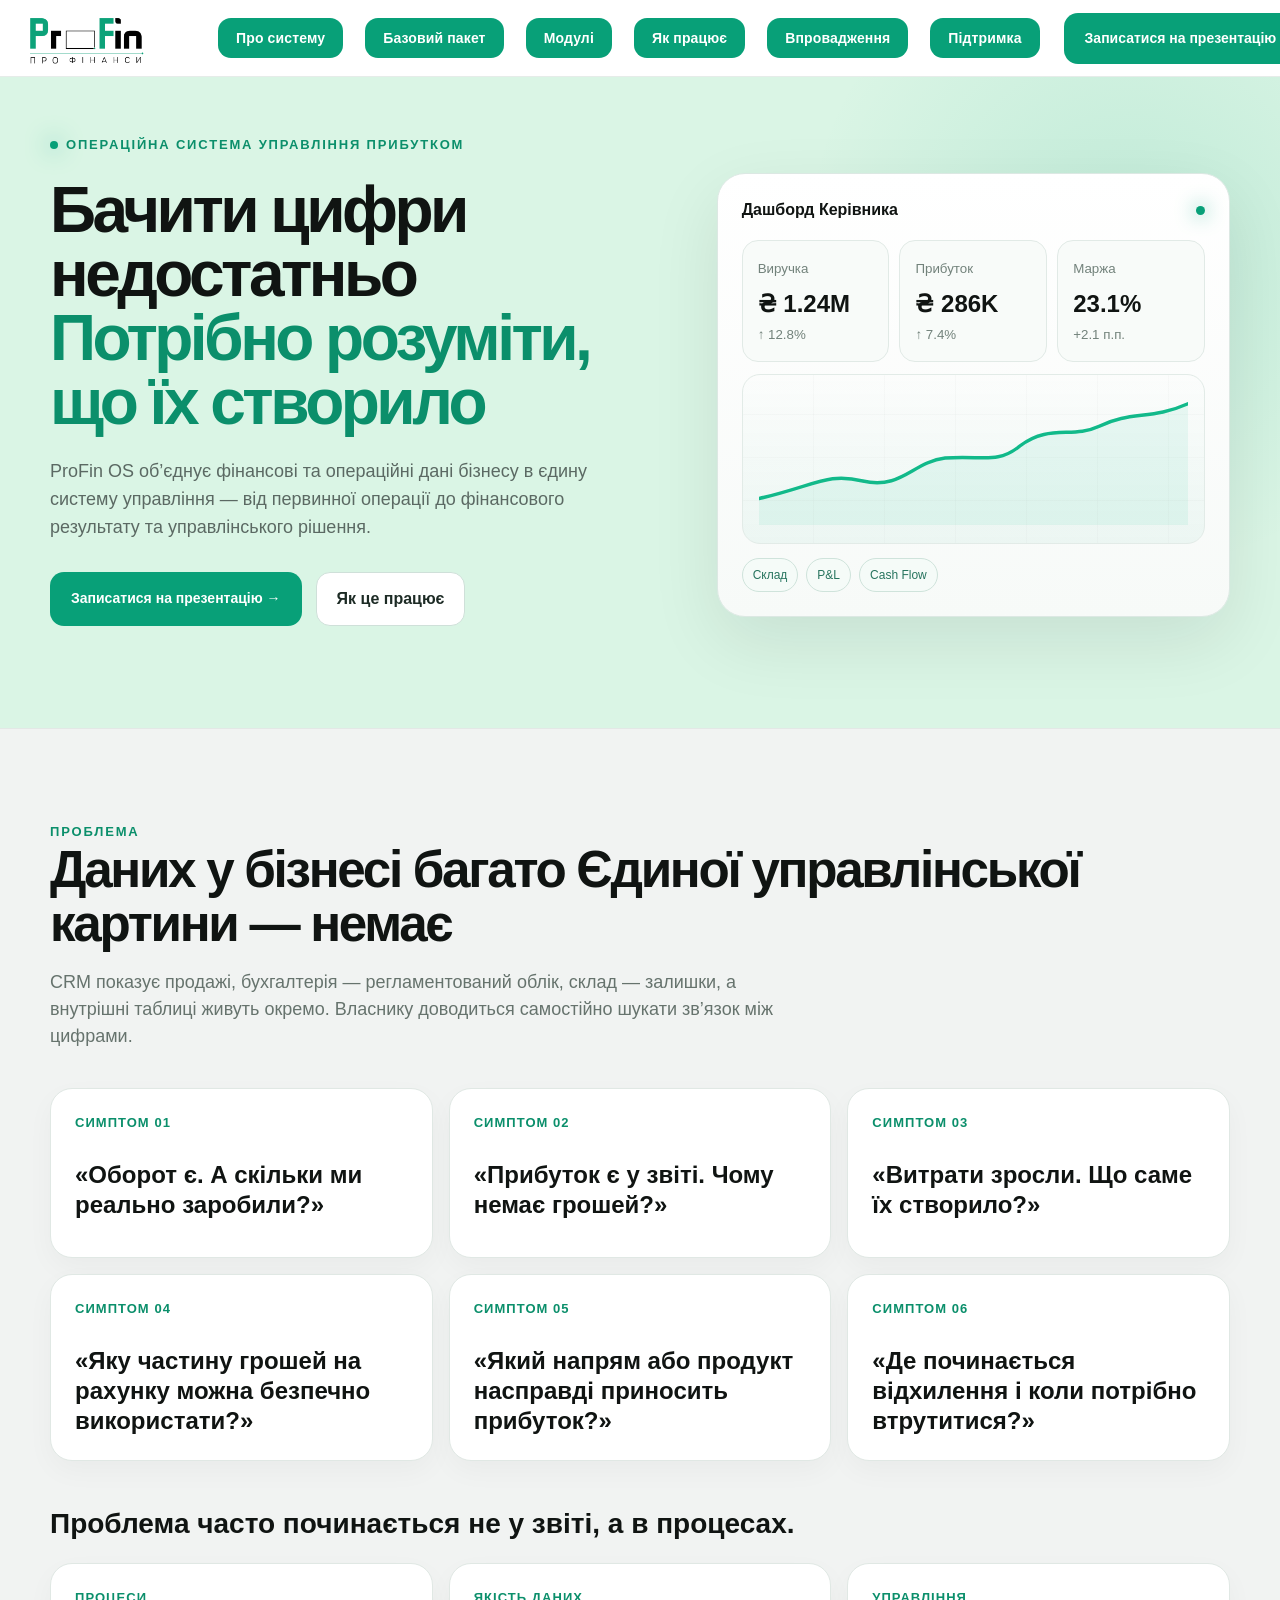
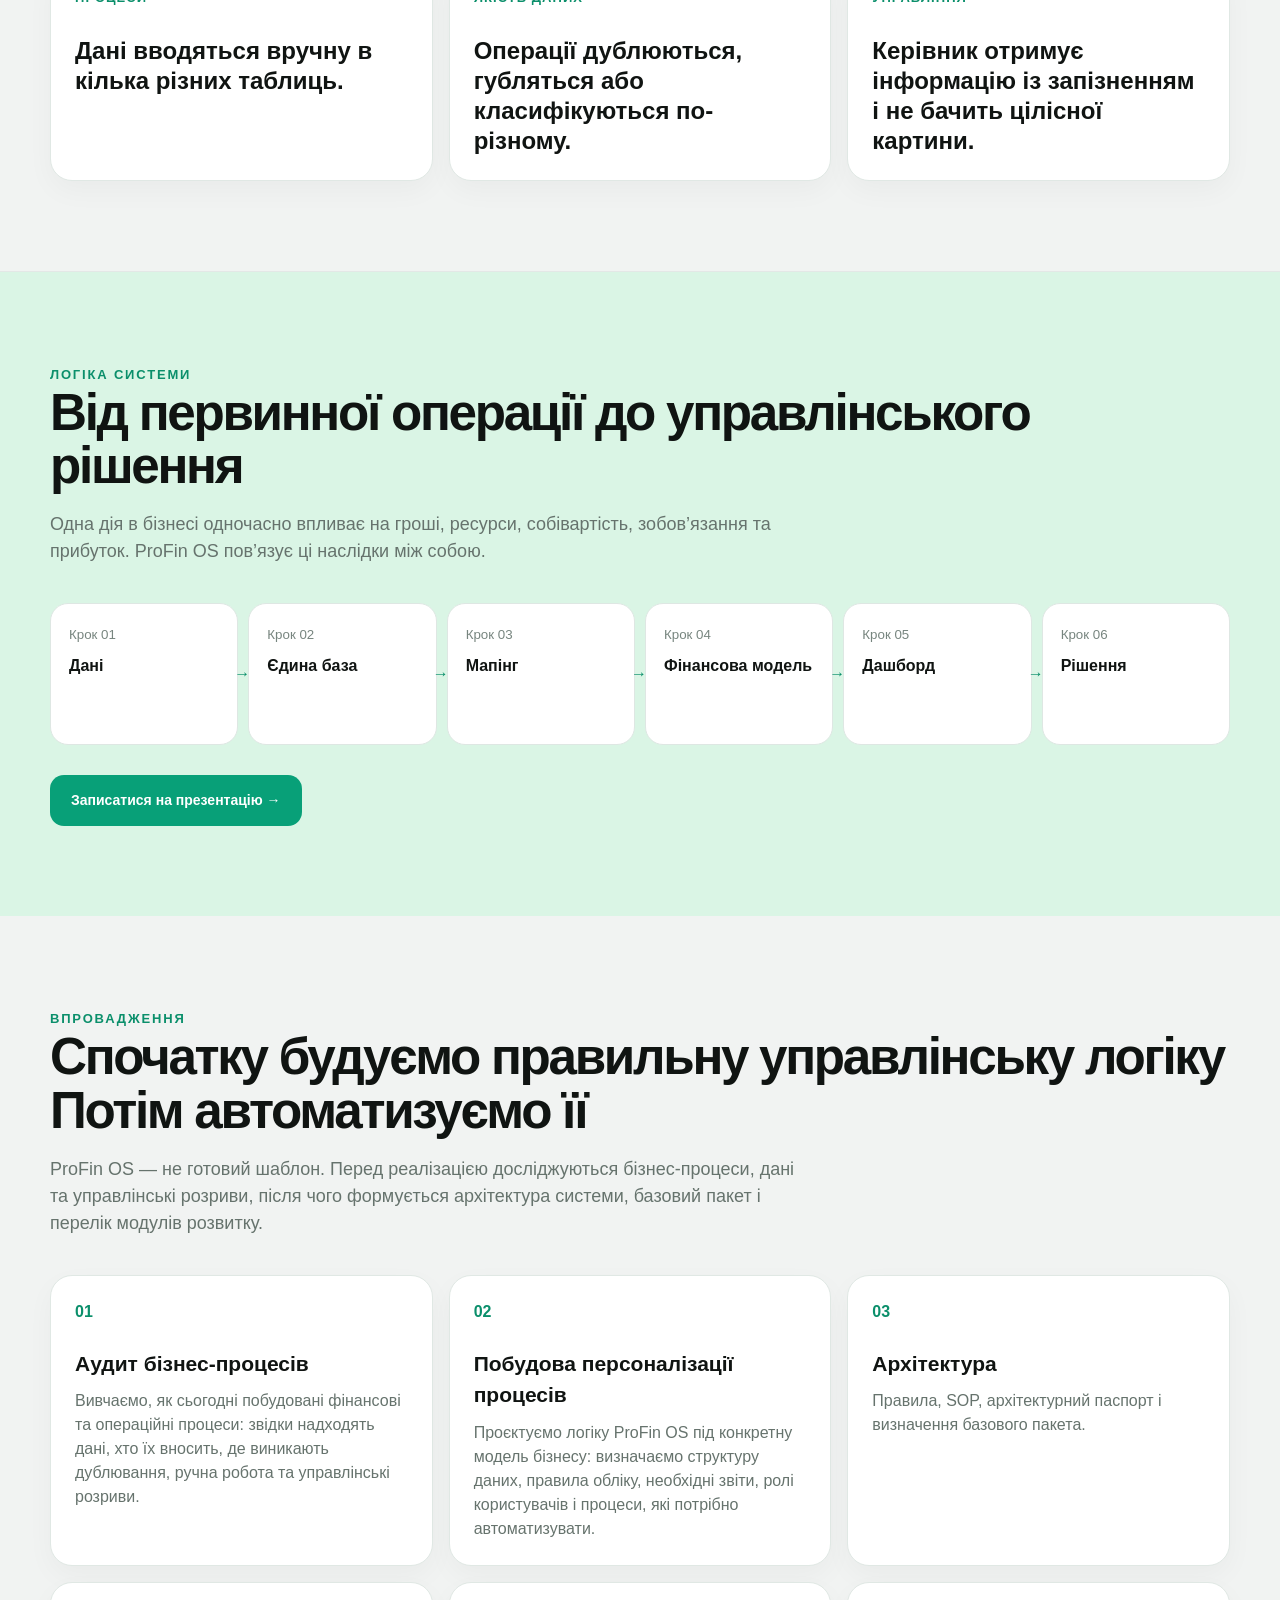
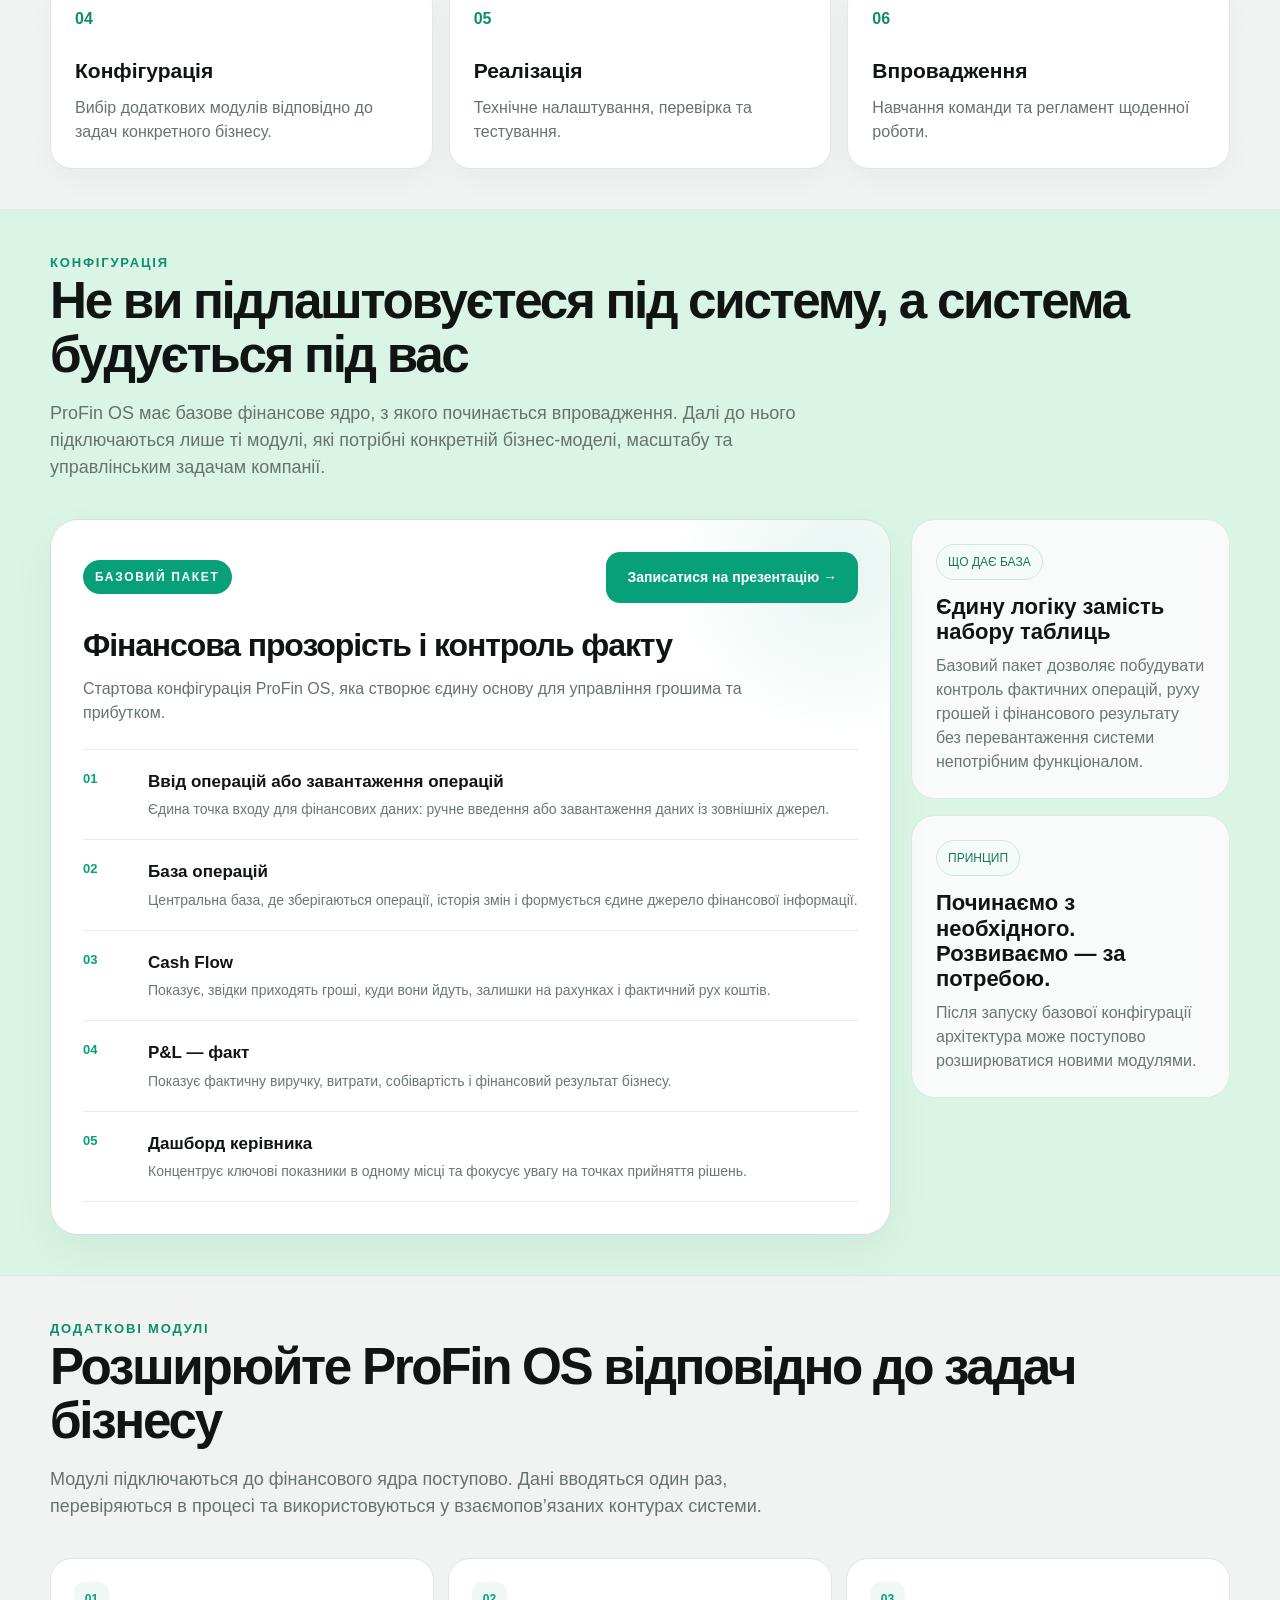
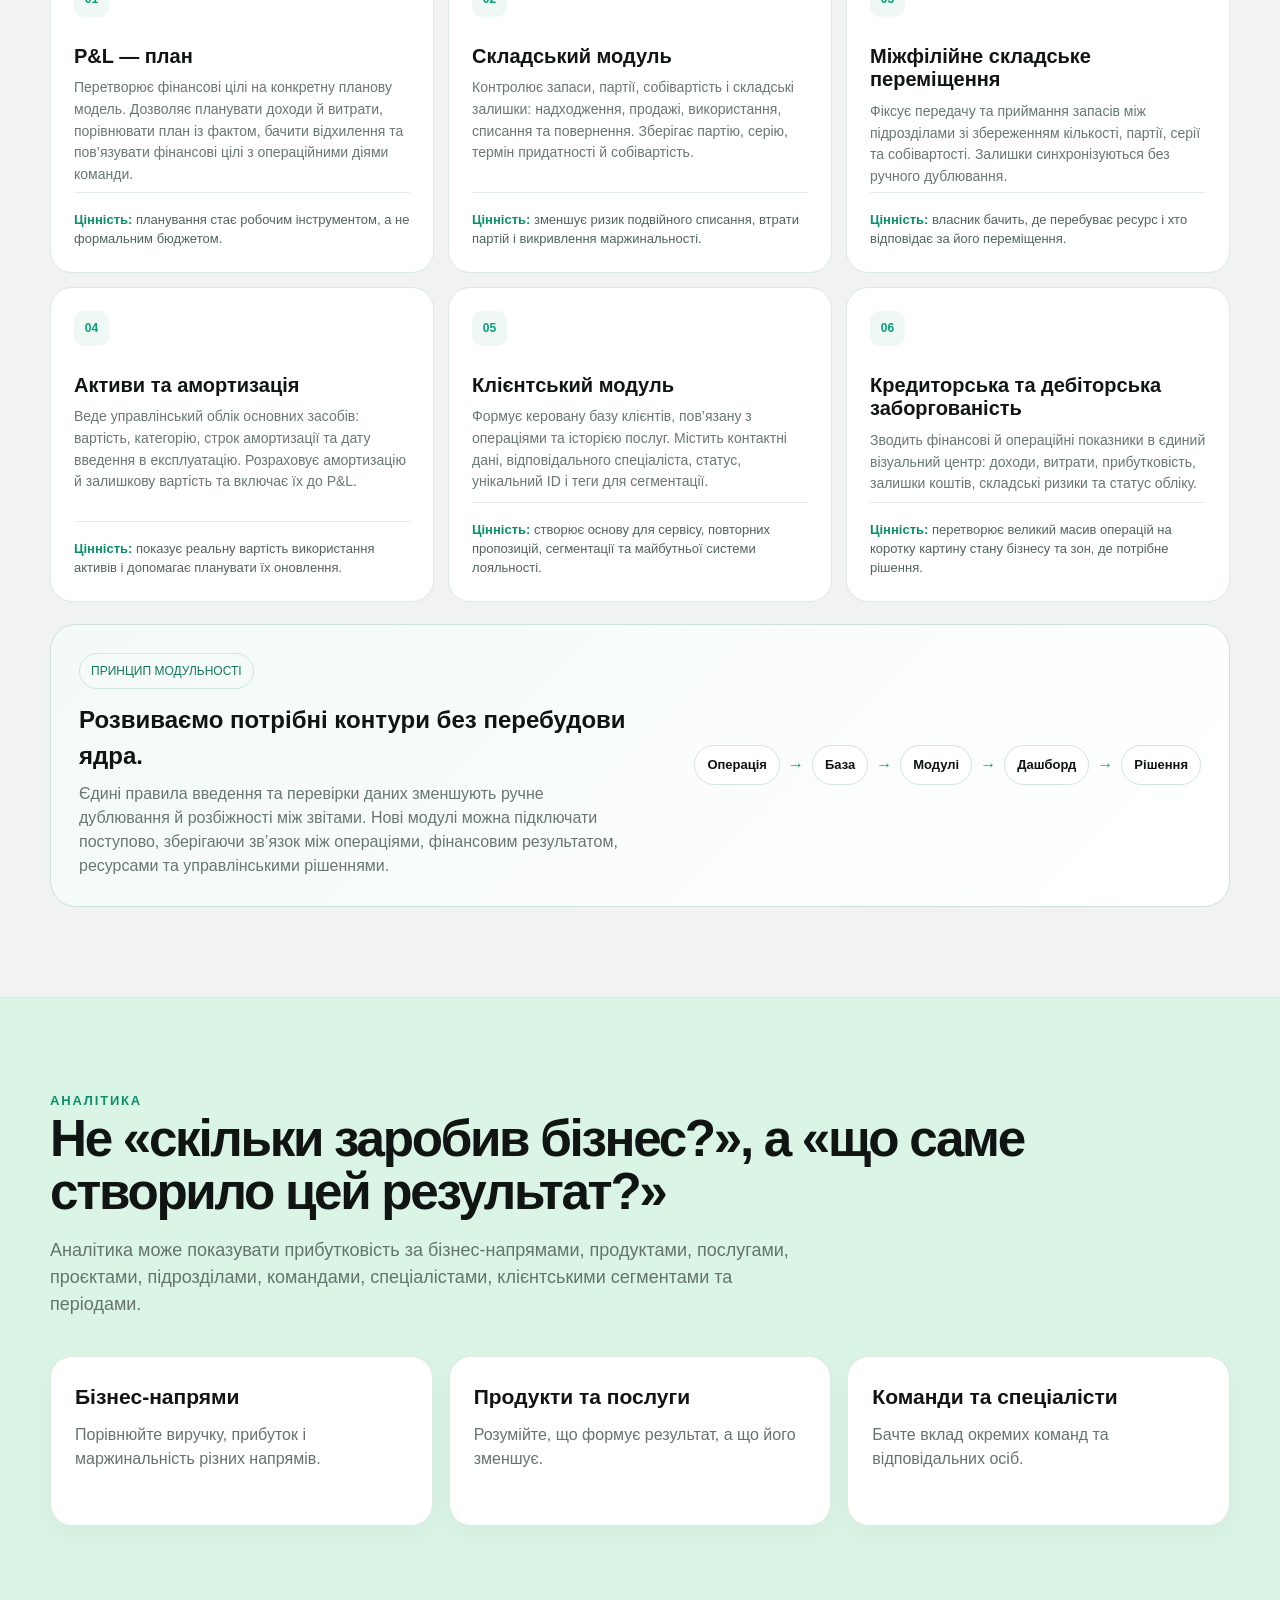
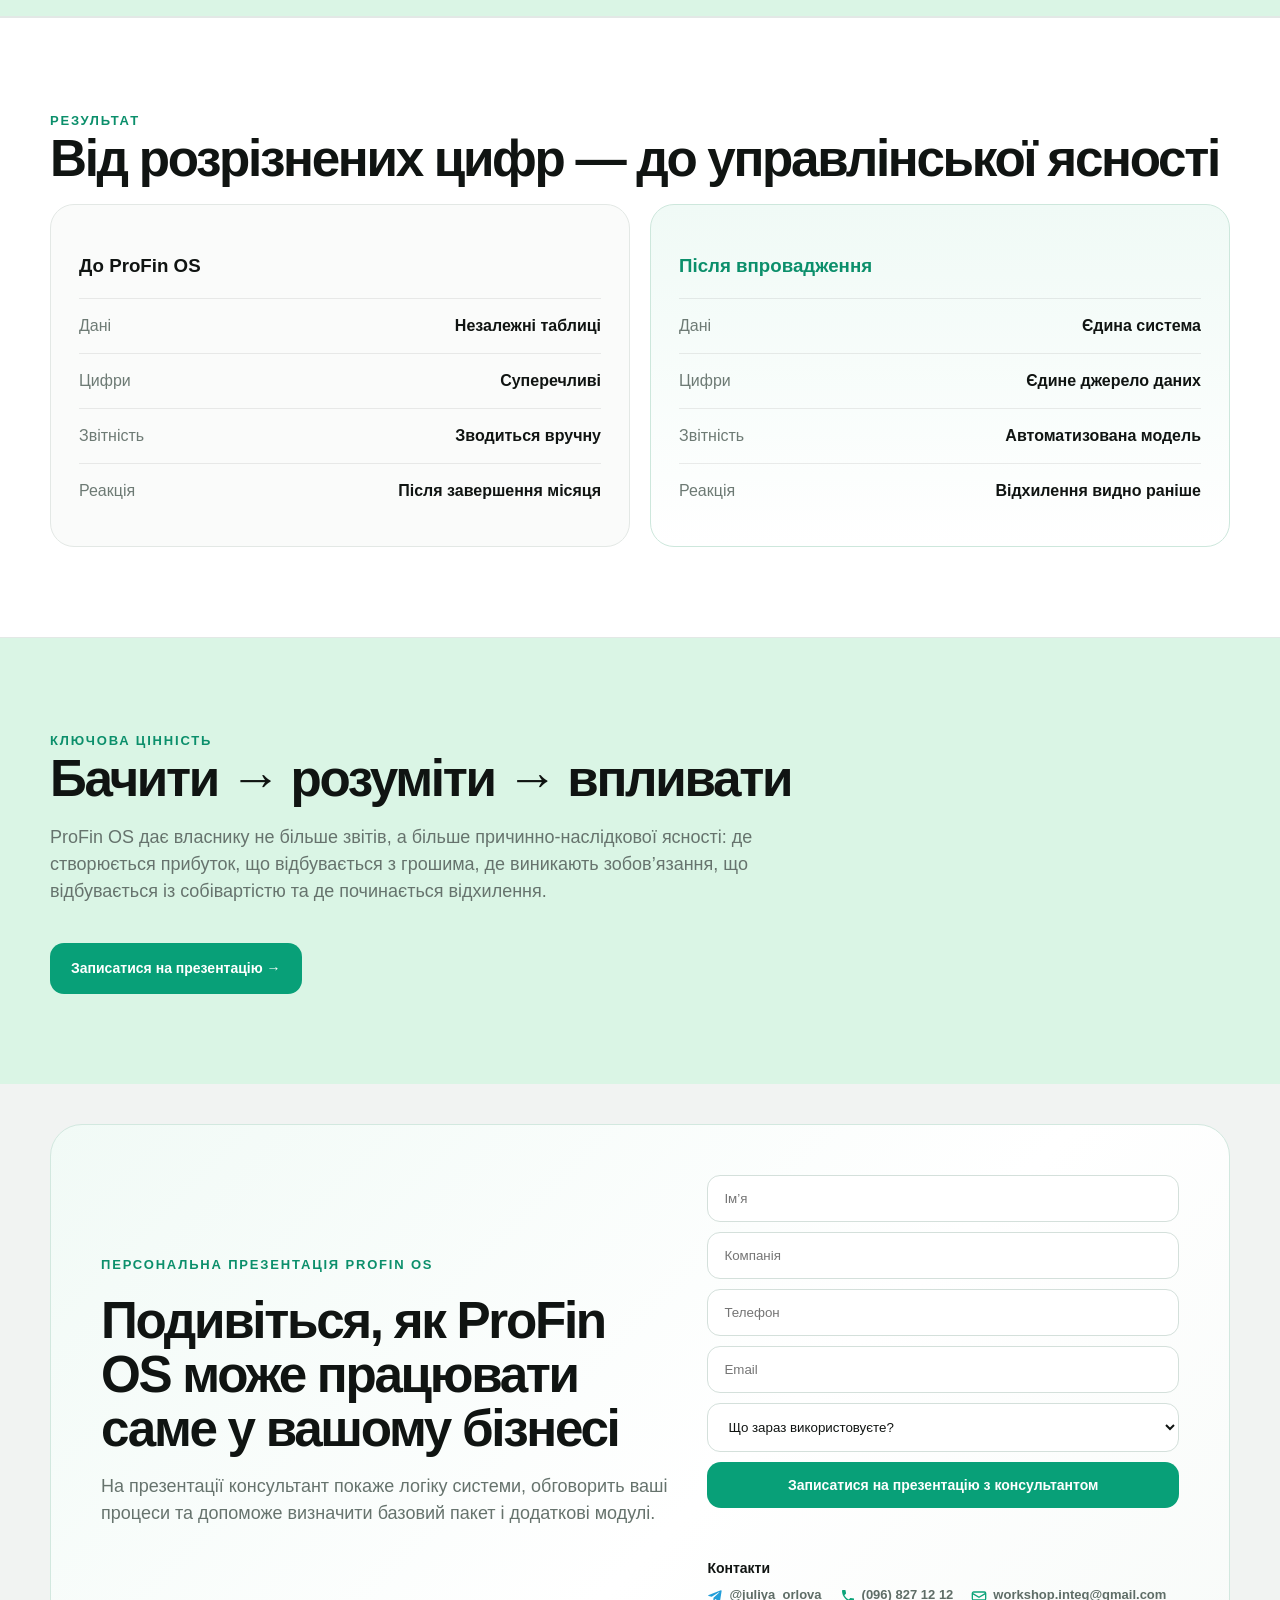
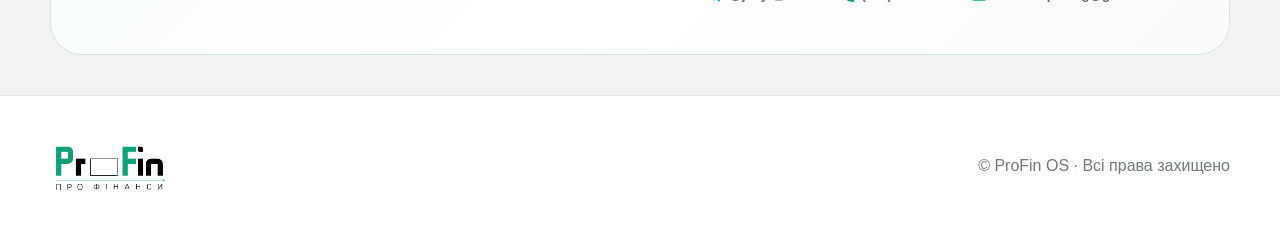
<file: index.html>
<!DOCTYPE html>
<html lang="uk">
<head>
<meta charset="utf-8"/>
<meta name="viewport" content="width=device-width, initial-scale=1"/>
<title>ProFin OS — операційна система управління прибутком</title>
<meta name="description" content="ProFin OS об'єднує фінансові та операційні дані бізнесу в єдину систему управління прибутком."/>
<link rel="stylesheet" href="style.css">
</head>
</head>
<body>
<header>
  <div class="container nav">

  <a class="nav-logo" href="#top">
    <img src="profin-logo.png" alt="ProFin OS">
  </a>

  <nav class="navlinks">
      <a href="#about">Про систему</a><a href="#modules">Базовий пакет</a><a href="#additional">Модулі</a><a href="#how">Як працює</a><a href="#implementation">Впровадження</a><a href="#support">Підтримка</a>
    </nav>
    <a class="btn primary" href="#contact">Записатися на презентацію</a>
  </div>
</header>

<main id="top">
<section class="hero bg-green">
<div class="container hero-grid">

  <div class="hero-copy">
    <div class="eyebrow">
      <span class="dot"></span>
      операційна система управління прибутком
    </div>

    <h1>
      Бачити цифри недостатньо
      <span>Потрібно розуміти, що їх створило</span>
    </h1>

    <p class="lead">
      ProFin OS об’єднує фінансові та операційні дані бізнесу в єдину
      систему управління — від первинної операції до фінансового
      результату та управлінського рішення.
    </p>

    <div class="actions">
      <a class="btn primary" href="#contact">
        Записатися на презентацію →
      </a>

      <a class="btn ghost" href="#how">
        Як це працює
      </a>
    </div>

    <div class="micro">
      Не ви підлаштовуєтеся під систему, а система будується під вас.
    </div>
  </div>
  <div class="visual">
    <div class="screen-head">
  <div class="screen-title">Дашборд Керівника</div>
  <div class="pulse"></div>
</div>
    <div class="kpis">
      <div class="kpi"><small>Виручка</small><b>₴ 1.24M</b><small>↑ 12.8%</small></div>
      <div class="kpi"><small>Прибуток</small><b>₴ 286K</b><small>↑ 7.4%</small></div>
      <div class="kpi"><small>Маржа</small><b>23.1%</b><small>+2.1 п.п.</small></div>
    </div>
    <div class="chart">
      <div class="linechart">
        <svg viewBox="0 0 600 150" preserveAspectRatio="none">
          <path d="M0,120 C80,105 95,90 145,100 C200,110 215,78 260,74 C310,70 332,82 365,60 C405,35 438,52 475,38 C520,20 548,31 600,12" fill="none" stroke="#12B98A" stroke-width="4" stroke-linecap="round"/>
          <path d="M0,120 C80,105 95,90 145,100 C200,110 215,78 260,74 C310,70 332,82 365,60 C405,35 438,52 475,38 C520,20 548,31 600,12 L600,150 L0,150 Z" fill="rgba(18,185,138,.08)"/>
        </svg>
      </div>
    </div>
    <div class="sourcebar">
  <span class="chip">Склад</span>
  <span class="chip">P&L</span>
  <span class="chip">Cash Flow</span>
</div>
</div>
</section>

<section class="section alt bg-gray" id="about">

<div class="container">
  <div class="eyebrow">Проблема</div>
  <h2>Даних у бізнесі багато Єдиної управлінської картини — немає</h2>
  <p class="intro">CRM показує продажі, бухгалтерія — регламентований облік, склад — залишки, а внутрішні таблиці живуть окремо. Власнику доводиться самостійно шукати зв’язок між цифрами.</p>
  <div class="grid3">
    <div class="card"><div class="num">Симптом 01</div><div class="problem">«Оборот є. А скільки ми реально заробили?»</div></div>
    <div class="card"><div class="num">Симптом 02</div><div class="problem">«Прибуток є у звіті. Чому немає грошей?»</div></div>
    <div class="card"><div class="num">Симптом 03</div><div class="problem">«Витрати зросли. Що саме їх створило?»</div></div>
    <div class="card"><div class="num">Симптом 04</div><div class="problem">«Яку частину грошей на рахунку можна безпечно використати?»</div></div>
    <div class="card"><div class="num">Симптом 05</div><div class="problem">«Який напрям або продукт насправді приносить прибуток?»</div></div>
    <div class="card"><div class="num">Симптом 06</div><div class="problem">«Де починається відхилення і коли потрібно втрутитися?»</div></div>
  </div>
  <div style="margin:42px 0 18px"><h3 style="font-size:28px;margin:14px 0 0">Проблема часто починається не у звіті, а в процесах.</h3></div><div class="grid3"><div class="card"><div class="num">Процеси</div><div class="problem">Дані вводяться вручну в кілька різних таблиць.</div></div><div class="card"><div class="num">Якість даних</div><div class="problem">Операції дублюються, губляться або класифікуються по-різному.</div></div><div class="card"><div class="num">Управління</div><div class="problem">Керівник отримує інформацію із запізненням і не бачить цілісної картини.</div></div></div>
</div>
</section>

<section class="section bg-green" id="how">
<div class="container">
  <div class="eyebrow">Логіка системи</div>
  <h2>Від первинної операції до управлінського рішення</h2>
  <p class="intro">Одна дія в бізнесі одночасно впливає на гроші, ресурси, собівартість, зобов’язання та прибуток. ProFin OS пов’язує ці наслідки між собою.</p>
  <div class="flow">
    <div class="step"><small>Крок 01</small><strong>Дані</strong><span class="micro">CRM, файли, внутрішні реєстри</span></div>
    <div class="step"><small>Крок 02</small><strong>Єдина база</strong><span class="micro">операції та історія</span></div>
    <div class="step"><small>Крок 03</small><strong>Мапінг</strong><span class="micro">класифікація</span></div>
    <div class="step"><small>Крок 04</small><strong>Фінансова модель</strong><span class="micro">CF, P&L, борги</span></div>
    <div class="step"><small>Крок 05</small><strong>Дашборд</strong><span class="micro">ключові KPI</span></div>
    <div class="step"><small>Крок 06</small><strong>Рішення</strong><span class="micro">дії власника</span></div>
  </div>

  <div class="section-cta">
    <a class="btn primary" href="#contact">Записатися на презентацію →</a>
  </div>
</div>
</section>


<section class="section bg-gray" id="implementation">
<div class="container">
  <div class="eyebrow">Впровадження</div>
  <h2>Спочатку будуємо правильну управлінську логіку Потім автоматизуємо її</h2>
  <p class="intro">ProFin OS — не готовий шаблон. Перед реалізацією досліджуються бізнес-процеси, дані та управлінські розриви, після чого формується архітектура системи, базовий пакет і перелік модулів розвитку.</p>
  <div class="process">
    <div class="card"><h3>Аудит бізнес-процесів</h3><p>Вивчаємо, як сьогодні побудовані фінансові та операційні процеси: звідки надходять дані, хто їх вносить, де виникають дублювання, ручна робота та управлінські розриви.</p></div>
    <div class="card"><h3>Побудова персоналізації процесів</h3><p>Проєктуємо логіку ProFin OS під конкретну модель бізнесу: визначаємо структуру даних, правила обліку, необхідні звіти, ролі користувачів і процеси, які потрібно автоматизувати.</p></div>
    <div class="card"><h3>Архітектура</h3><p>Правила, SOP, архітектурний паспорт і визначення базового пакета.</p></div>
    <div class="card"><h3>Конфігурація</h3><p>Вибір додаткових модулів відповідно до задач конкретного бізнесу.</p></div>
    <div class="card"><h3>Реалізація</h3><p>Технічне налаштування, перевірка та тестування.</p></div>
    <div class="card"><h3>Впровадження</h3><p>Навчання команди та регламент щоденної роботи.</p></div>
  </div>
</div>
</section>
<section class="section alt bg-green" id="modules">
<div class="container">
  <div class="eyebrow">Конфігурація</div>
  <h2>Не ви підлаштовуєтеся під систему, а система будується під вас</h2>
  <p class="intro">ProFin OS має базове фінансове ядро, з якого починається впровадження. Далі до нього підключаються лише ті модулі, які потрібні конкретній бізнес-моделі, масштабу та управлінським задачам компанії.</p>

  <div class="package-grid">
    <div class="package-card base-package">
      <div class="package-header">
        <div class="package-label">БАЗОВИЙ ПАКЕТ</div>
        <a class="btn primary package-cta" href="#contact">Записатися на презентацію →</a>
      </div>
      <h3>Фінансова прозорість і контроль факту</h3>
      <p class="package-intro">Стартова конфігурація ProFin OS, яка створює єдину основу для управління грошима та прибутком.</p>

      <div class="package-items">
        <div class="package-item"><span class="package-index">01</span><div><b>Ввід операцій або завантаження операцій</b><p>Єдина точка входу для фінансових даних: ручне введення або завантаження даних із зовнішніх джерел.</p></div></div>
        <div class="package-item"><span class="package-index">02</span><div><b>База операцій</b><p>Центральна база, де зберігаються операції, історія змін і формується єдине джерело фінансової інформації.</p></div></div>
        <div class="package-item"><span class="package-index">03</span><div><b>Cash Flow</b><p>Показує, звідки приходять гроші, куди вони йдуть, залишки на рахунках і фактичний рух коштів.</p></div></div>
        <div class="package-item"><span class="package-index">04</span><div><b>P&amp;L — факт</b><p>Показує фактичну виручку, витрати, собівартість і фінансовий результат бізнесу.</p></div></div>
        <div class="package-item"><span class="package-index">05</span><div><b>Дашборд керівника</b><p>Концентрує ключові показники в одному місці та фокусує увагу на точках прийняття рішень.</p></div></div>
      </div>
    </div>

    <div class="package-side">
      <div class="mini-card">
        <span class="badge">ЩО ДАЄ БАЗА</span>
        <h3>Єдину логіку замість набору таблиць</h3>
        <p>Базовий пакет дозволяє побудувати контроль фактичних операцій, руху грошей і фінансового результату без перевантаження системи непотрібним функціоналом.</p>
      </div>
      <div class="mini-card">
        <span class="badge">ПРИНЦИП</span>
        <h3>Починаємо з необхідного. Розвиваємо — за потребою.</h3>
        <p>Після запуску базової конфігурації архітектура може поступово розширюватися новими модулями.</p>
      </div>
    </div>
  </div>
</div>
</section>


<section class="section bg-gray" id="additional">
<div class="container">
  <div class="eyebrow">Додаткові модулі</div>
  <h2>Розширюйте ProFin OS відповідно до задач бізнесу</h2>
  <p class="intro">Модулі підключаються до фінансового ядра поступово. Дані вводяться один раз, перевіряються в процесі та використовуються у взаємопов’язаних контурах системи.</p>

  <div class="addons-grid">
    <div class="addon-card"><span class="addon-num">01</span><h3>P&amp;L — план</h3><p>Перетворює фінансові цілі на конкретну планову модель. Дозволяє планувати доходи й витрати, порівнювати план із фактом, бачити відхилення та пов’язувати фінансові цілі з операційними діями команди.</p><div class="addon-value"><b>Цінність:</b> планування стає робочим інструментом, а не формальним бюджетом.</div></div>

    <div class="addon-card"><span class="addon-num">02</span><h3>Складський модуль</h3><p>Контролює запаси, партії, собівартість і складські залишки: надходження, продажі, використання, списання та повернення. Зберігає партію, серію, термін придатності й собівартість.</p><div class="addon-value"><b>Цінність:</b> зменшує ризик подвійного списання, втрати партій і викривлення маржинальності.</div></div>

    <div class="addon-card"><span class="addon-num">03</span><h3>Міжфілійне складське переміщення</h3><p>Фіксує передачу та приймання запасів між підрозділами зі збереженням кількості, партії, серії та собівартості. Залишки синхронізуються без ручного дублювання.</p><div class="addon-value"><b>Цінність:</b> власник бачить, де перебуває ресурс і хто відповідає за його переміщення.</div></div>

    <div class="addon-card"><span class="addon-num">04</span><h3>Активи та амортизація</h3><p>Веде управлінський облік основних засобів: вартість, категорію, строк амортизації та дату введення в експлуатацію. Розраховує амортизацію й залишкову вартість та включає їх до P&amp;L.</p><div class="addon-value"><b>Цінність:</b> показує реальну вартість використання активів і допомагає планувати їх оновлення.</div></div>

    <div class="addon-card"><span class="addon-num">05</span><h3>Клієнтський модуль</h3><p>Формує керовану базу клієнтів, пов’язану з операціями та історією послуг. Містить контактні дані, відповідального спеціаліста, статус, унікальний ID і теги для сегментації.</p><div class="addon-value"><b>Цінність:</b> створює основу для сервісу, повторних пропозицій, сегментації та майбутньої системи лояльності.</div></div>

    <div class="addon-card">
  <span class="addon-num">06</span>
  <h3>Кредиторська та дебіторська заборгованість</h3>
  <p>Зводить фінансові й операційні показники в єдиний візуальний центр: доходи, витрати, прибутковість, залишки коштів, складські ризики та статус обліку.</p>
  <div class="addon-value"><b>Цінність:</b> перетворює великий масив операцій на коротку картину стану бізнесу та зон, де потрібне рішення.</div>
</div>
  </div>

  <div class="system-note">
    <div>
      <span class="badge">ПРИНЦИП МОДУЛЬНОСТІ</span>
      <h3>Розвиваємо потрібні контури без перебудови ядра.</h3>
      <p>Єдині правила введення та перевірки даних зменшують ручне дублювання й розбіжності між звітами. Нові модулі можна підключати поступово, зберігаючи зв’язок між операціями, фінансовим результатом, ресурсами та управлінськими рішеннями.</p>
    </div>
    <div class="system-flow">
      <span>Операція</span><b>→</b><span>База</span><b>→</b><span>Модулі</span><b>→</b><span>Дашборд</span><b>→</b><span>Рішення</span>
    </div>
  </div>
</div>
</section>


<section class="section alt bg-green">
<div class="container">
  <div class="eyebrow">Аналітика</div>
  <h2>Не «скільки заробив бізнес?», а «що саме створило цей результат?»</h2>
  <p class="intro">Аналітика може показувати прибутковість за бізнес-напрямами, продуктами, послугами, проєктами, підрозділами, командами, спеціалістами, клієнтськими сегментами та періодами.</p>
  <div class="grid3">
    <div class="card"><h3>Бізнес-напрями</h3><p>Порівнюйте виручку, прибуток і маржинальність різних напрямів.</p></div>
    <div class="card"><h3>Продукти та послуги</h3><p>Розумійте, що формує результат, а що його зменшує.</p></div>
    <div class="card"><h3>Команди та спеціалісти</h3><p>Бачте вклад окремих команд та відповідальних осіб.</p></div>
  </div>
</div>
</section>

<section class="section alt bg-white">
<div class="container">
  <div class="eyebrow">Результат</div>
  <h2>Від розрізнених цифр — до управлінської ясності</h2>
  <div class="compare">
    <div class="side before">
      <h3>До ProFin OS</h3>
      <div class="row"><span>Дані</span><span>Незалежні таблиці</span></div>
      <div class="row"><span>Цифри</span><span>Суперечливі</span></div>
      <div class="row"><span>Звітність</span><span>Зводиться вручну</span></div>
      <div class="row"><span>Реакція</span><span>Після завершення місяця</span></div>
    </div>
    <div class="side after">
      <h3 style="color:var(--brand2)">Після впровадження</h3>
      <div class="row"><span>Дані</span><span>Єдина система</span></div>
      <div class="row"><span>Цифри</span><span>Єдине джерело даних</span></div>
      <div class="row"><span>Звітність</span><span>Автоматизована модель</span></div>
      <div class="row"><span>Реакція</span><span>Відхилення видно раніше</span></div>
    </div>
  </div>
</div>
</section>

<section class="section bg-green">
<div class="container">
  <div class="eyebrow">Ключова цінність</div>
  <h2>Бачити → розуміти → впливати</h2>
  <p class="intro">ProFin OS дає власнику не більше звітів, а більше причинно-наслідкової ясності: де створюється прибуток, що відбувається з грошима, де виникають зобов’язання, що відбувається із собівартістю та де починається відхилення.</p>

  <div class="section-cta">
    <a class="btn primary" href="#contact">Записатися на презентацію →</a>
  </div>
</div>
</section>

<section class="section bg-gray" id="support">
<div class="container">
  <div class="cta" id="contact">
    <div>
      <div class="eyebrow">Персональна презентація ProFin OS</div>
      <h2 style="margin-top:18px">
      Подивіться, як ProFin OS може працювати саме у вашому бізнесі
      </h2>
      <p class="intro" style="margin-bottom:0">На презентації консультант покаже логіку системи, обговорить ваші процеси та допоможе визначити базовий пакет і додаткові модулі.</p>
    </div>
    <form class="form" id="lead-form">

  <input
    type="text"
    name="name"
    placeholder="Ім’я"
    autocomplete="name"
    maxlength="100"
    required
  />

  <input
    type="text"
    name="company"
    placeholder="Компанія"
    autocomplete="organization"
    maxlength="120"
  />

  <input
    type="tel"
    name="phone"
    placeholder="Телефон"
    autocomplete="tel"
    maxlength="40"
    required
  />

  <input
    type="email"
    name="email"
    placeholder="Email"
    autocomplete="email"
    maxlength="160"
  />

  <select name="currentSystem">

    <option value="">
      Що зараз використовуєте?
    </option>

    <option value="Excel / Google Sheets">
      Excel / Google Sheets
    </option>

    <option value="CRM">
      CRM
    </option>

    <option value="ERP">
      ERP
    </option>

    <option value="Бухгалтерська програма">
      Бухгалтерська програма
    </option>

    <option value="Декілька систем">
      Декілька систем
    </option>

  </select>

  <!-- Honeypot: звичайний користувач це поле не бачить -->

  <input
    type="text"
    name="website"
    tabindex="-1"
    autocomplete="off"
    aria-hidden="true"
    class="lead-honeypot"
  />

  <button
    class="btn primary"
    type="submit"
    id="lead-submit"
  >
    Записатися на презентацію з консультантом
  </button>

  <div
    class="lead-status"
    id="lead-form-status"
    aria-live="polite"
  ></div>

  <div class="form-contacts">

  <div class="form-contacts-title">
    Контакти
  </div>

  <div class="form-contacts-list">

    <!-- Telegram -->
    <a
      class="form-contact-item"
      href="https://t.me/juliya_orlova"
      target="_blank"
      rel="noopener noreferrer"
    >
      <span class="telegram-icon" aria-hidden="true">
        <svg
          viewBox="0 0 24 24"
          xmlns="http://www.w3.org/2000/svg"
        >
          <path
            fill="currentColor"
            d="M21.94 4.67c.24-1.13-.41-1.58-1.18-1.29L2.68 10.35c-1.23.48-1.21 1.16-.21 1.47l4.64 1.45 10.74-6.78c.51-.34.97-.15.59.19l-8.7 7.85-.34 4.78c.5 0 .72-.23 1-.5l2.41-2.34 5.01 3.7c.92.51 1.58.25 1.81-.86l2.31-14.64Z"
          />
        </svg>
      </span>

      <span>@juliya_orlova</span>
    </a>


    <!-- Phone -->
    <a
      class="form-contact-item"
      href="tel:+380968271212"
    >
      <span class="form-contact-icon" aria-hidden="true">
        <svg viewBox="0 0 24 24">
          <path
            fill="currentColor"
            d="M6.62 10.79C8.06 13.62 10.38 15.94 13.21 17.38L15.41 15.18C15.68 14.91 16.08 14.82 16.43 14.93C17.55 15.3 18.75 15.5 20 15.5C20.55 15.5 21 15.95 21 16.5V20C21 20.55 20.55 21 20 21C10.61 21 3 13.39 3 4C3 3.45 3.45 3 4 3H7.5C8.05 3 8.5 3.45 8.5 4C8.5 5.25 8.7 6.45 9.07 7.57C9.18 7.92 9.09 8.32 8.82 8.59L6.62 10.79Z"
          />
        </svg>
      </span>

      <span>(096) 827 12 12</span>
    </a>


    <!-- Email -->
    <a
      class="form-contact-item"
      href="mailto:workshop.integ@gmail.com"
    >
      <span class="form-contact-icon" aria-hidden="true">
        <svg viewBox="0 0 24 24">
          <path
            d="M4 6H20C21.1 6 22 6.9 22 8V16C22 17.1 21.1 18 20 18H4C2.9 18 2 17.1 2 16V8C2 6.9 2.9 6 4 6Z"
            fill="none"
            stroke="currentColor"
            stroke-width="2"
          />
          <path
            d="M22 8L12 14L2 8"
            fill="none"
            stroke="currentColor"
            stroke-width="2"
          />
        </svg>
      </span>

      <span>workshop.integ@gmail.com</span>
    </a>

  </div>

</div>

</form>
  </div>
</div>
</section>
</main>

<footer>
<div class="container footerrow">
  <div class="footer-logo">
  <img src="profin-logo.png" alt="ProFin OS">
</div>
  <div>© ProFin OS · Всі права захищено</div>
</div>
</footer>
  <script src="script.js"></script>
</body>
</html>
</file>
<file: style.css>
:root {
  --bg-green:#DAF5E5;
  --bg-white:#FFFFFF;
  --bg-gray:#F1F3F2;

  --bg:#F1F3F2;
  --panel:#FFFFFF;
  --panel2:#F7F9F8;
  --text:#101412;
  --muted:#66736D;
  --brand:#08A078;
  --brand2:#0B8F6B;
  --line:#DCE5E1;
  --white:#fff;
  --shadow:0 24px 70px rgba(16,20,18,.09);
}

*{box-sizing:border-box}

html{scroll-behavior:smooth}

body{margin:0;background:var(--bg);color:var(--text);font-family:Inter,ui-sans-serif,-apple-system,BlinkMacSystemFont,"Segoe UI",sans-serif;line-height:1.5}

a{color:inherit;text-decoration:none}

.container{width:min(1180px,calc(100% - 40px));margin:0 auto}

header{
  position:sticky;
  top:0;
  z-index:50;
  background:#FFFFFF;
  backdrop-filter:blur(16px);
  border-bottom:1px solid #E6ECE9;
}

.nav{
  display:flex;
  align-items:center;
  width:min(1500px,calc(100% - 48px));
  height:76px;
  gap:24px;
}

.nav-logo{
  display:flex;
  align-items:center;
  justify-content:flex-start;
  flex-shrink:0;

  width:170px;
  height:74px;
  background:#FFFFFF;
}

.nav-logo img{
  display:block;
  width:170px;
  height:71px;
  object-fit:contain;
  object-position:left center;
}

.logo{display:flex;align-items:center;gap:10px}

.hero-logo{
  display:block;
  width:430px;
  max-width:100%;
  height:125px;
  margin:0 0 20px 0;
  overflow:hidden;
}

.hero-logo img{
  display:block;
  width:430px;
  max-width:100%;
  height:125px;
  object-fit:cover;
  object-position:center 42%;
}

.navlinks{
  display:flex;
  align-items:center;
  justify-content:flex-start;
  flex:1;
  gap:22px;
  margin-left:0;
}

.navlinks a{
  display:inline-flex;
  align-items:center;
  justify-content:center;

  padding:12px 17px;

  background:#08A078;
  color:#FFFFFF;

  border:1px solid transparent;
  border-radius:13px;

  font-size:14px;
  font-weight:800;
  line-height:1;
  letter-spacing:.01em;

  white-space:nowrap;
  transition:.2s ease;
}

.navlinks a:hover{
  background:#0B8F6B;
  color:#FFFFFF;
  transform:translateY(-2px);
}

.btn{display:inline-flex;align-items:center;justify-content:center;gap:10px;border-radius:14px;padding:14px 20px;font-weight:700;border:1px solid transparent;transition:.2s ease;cursor:pointer}

.btn.primary{
  background:var(--brand);
  color:#FFFFFF;
  font-size:14px;
  font-weight:700;
}

.nav > .btn{
  flex-shrink:0;
  white-space:nowrap;
  margin-left:auto;
}

.btn.primary:hover{transform:translateY(-2px);background:var(--brand2)}

.btn.ghost{border-color:#CFE0D9;background:#FFFFFF;color:#1D2B25}

.hero{
  padding:55px 0 70px;
  overflow:hidden;
  position:relative;
}

.hero:before{content:"";position:absolute;right:-200px;top:-180px;width:700px;height:700px;background:radial-gradient(circle,rgba(8,160,120,.12),transparent 66%);pointer-events:none}

.eyebrow{display:inline-flex;align-items:center;gap:8px;color:#0B8F6B;font-size:13px;text-transform:uppercase;letter-spacing:.14em;font-weight:800}

.dot{width:8px;height:8px;border-radius:50%;background:var(--brand);box-shadow:0 0 24px var(--brand)}

.hero-grid{
  display:grid;
  grid-template-columns:minmax(0,1.08fr) minmax(430px,.92fr);
  gap:64px;
  align-items:center;
}

h1{
  font-size:clamp(52px,5vw,76px);
  line-height:1;
  letter-spacing:-.055em;
  margin:22px 0 24px;
  max-width:720px;
}

h1 span{
  display:block;
  color:var(--brand2);
}

.lead{
  font-size:18px;
  line-height:1.55;
  max-width:650px;
  color:#5B6963;
  margin:0 0 30px;
}

.actions{display:flex;gap:14px;flex-wrap:wrap}

.micro{
  font-size:13px;
  color:#7A8882;
  margin-top:13px;
  visibility:hidden;
}

.visual{
  width:100%;
  max-width:520px;
  justify-self:end;

  background:linear-gradient(180deg,#FFFFFF,#F7FAF8);
  border:1px solid #DCE8E3;
  border-radius:28px;
  padding:24px;
  box-shadow:var(--shadow);
  position:relative;
}

.screen-head{display:flex;justify-content:space-between;align-items:center;margin-bottom:18px}

.screen-title{font-weight:800}

.pulse{width:9px;height:9px;background:var(--brand);border-radius:50%;box-shadow:0 0 20px var(--brand)}

.kpis{display:grid;grid-template-columns:repeat(3,1fr);gap:10px}

.kpi{background:#F8FBF9;border:1px solid #E1EAE6;border-radius:16px;padding:15px}

.kpi b{display:block;font-size:24px;margin-top:6px}

.kpi small{color:#72827B}

.chart{height:170px;margin-top:12px;border-radius:18px;border:1px solid #E2EBE7;background:
linear-gradient(to top,rgba(8,160,120,.05),transparent),
repeating-linear-gradient(to right,transparent 0 70px,rgba(16,20,18,.04) 71px),
repeating-linear-gradient(to top,transparent 0 42px,rgba(16,20,18,.04) 43px);position:relative;overflow:hidden}

.linechart{position:absolute;inset:18px 16px 18px 16px}

.linechart svg{width:100%;height:100%}

.sourcebar{display:flex;gap:8px;flex-wrap:wrap;margin-top:14px}

.chip{font-size:12px;border:1px solid #CFE3DB;color:#27745E;padding:7px 10px;border-radius:999px;background:#F5FBF8}

.section{padding:90px 0}

.bg-green{
  background:var(--bg-green);
}

.bg-white{
  background:var(--bg-white);
}

.bg-gray{
  background:var(--bg-gray);
}

.section.alt{
  border-top:1px solid #E3E8E6;
  border-bottom:1px solid #E3E8E6;
}

.section h2{font-size:clamp(36px,4vw,58px);letter-spacing:-.045em;line-height:1.05;margin:0 0 18px}

.section .intro{color:#66736D;max-width:760px;font-size:18px;margin-bottom:38px}

.grid3{display:grid;grid-template-columns:repeat(3,1fr);gap:16px}

.grid2{display:grid;grid-template-columns:repeat(2,1fr);gap:18px}

.card{background:var(--panel);border:1px solid #E0E8E4;border-radius:22px;padding:24px;min-height:170px;box-shadow:0 10px 28px rgba(20,42,33,.035);transition:.2s ease}

.card:hover{transform:translateY(-3px);box-shadow:0 18px 38px rgba(20,42,33,.07);border-color:#CFE2DA}

.card h3{margin:0 0 10px;font-size:21px}

.card p{margin:0;color:#66736D}

.card .num{color:var(--brand2);font-size:13px;font-weight:800;letter-spacing:.08em;text-transform:uppercase;margin-bottom:28px}

.problem{font-size:24px;line-height:1.25;font-weight:700}

.flow{display:grid;grid-template-columns:repeat(6,1fr);gap:10px;align-items:stretch}

.flow .step{position:relative;background:#FFFFFF;border:1px solid #DEE7E3;border-radius:18px;padding:18px;min-height:126px}

.flow .step:not(:last-child):after{content:"→";position:absolute;right:-13px;top:50%;transform:translateY(-50%);color:var(--brand2);z-index:2;font-weight:900}

.step small{color:#77857F}

.step strong{display:block;margin-top:8px}

.module-wrap{display:grid;grid-template-columns:1fr 1.3fr;gap:30px;align-items:start}

.module-core{position:sticky;top:110px;background:linear-gradient(180deg,#F6FBF8,#FFFFFF);border:1px solid #D9E9E2;border-radius:28px;padding:30px}

.module-core .orb{width:180px;height:180px;border-radius:50%;margin:20px auto;background:radial-gradient(circle at 35% 35%,#30D9AE,#08A078 52%,#087456 100%);display:flex;align-items:center;justify-content:center;font-size:26px;font-weight:900;box-shadow:0 0 80px rgba(8,160,120,.22)}

.modules{display:grid;grid-template-columns:repeat(2,1fr);gap:12px}

.module{background:#FFFFFF;border:1px solid #E0E8E4;padding:18px;border-radius:18px}

.module b{display:block;margin-bottom:5px}

.module small{color:#6A7973}

.compare{display:grid;grid-template-columns:1fr 1fr;gap:20px}

.compare .side{border-radius:24px;padding:28px}

.before{background:#FAFBFA;border:1px solid #E3E8E5}

.after{background:linear-gradient(180deg,#F0FAF6,#FFFFFF);border:1px solid #CDE7DC}

.row{display:flex;justify-content:space-between;gap:20px;border-top:1px solid rgba(16,20,18,.08);padding:15px 0}

.row:first-child{border-top:0}

.row span:first-child{color:#6D7A74}

.row span:last-child{text-align:right;font-weight:700}

.process{counter-reset:item;display:grid;grid-template-columns:repeat(3,1fr);gap:16px}

.process .card:before{counter-increment:item;content:"0" counter(item);display:block;color:var(--brand2);font-weight:900;margin-bottom:24px}

.cta{background:linear-gradient(135deg,#F1FAF6,#FFFFFF 60%,#F8FBF9);border:1px solid #D2E8DF;border-radius:32px;padding:50px;display:grid;grid-template-columns:1.1fr .9fr;gap:30px;align-items:center}

.form{display:grid;gap:10px}

input,select{width:100%;padding:15px 16px;border-radius:13px;border:1px solid #D4E0DB;background:#FFFFFF;color:#101412;outline:none}

footer{
  padding:36px 0;
  background:#FFFFFF;
  border-top:1px solid #E1E8E5;
  color:#6F7C76;
}

.footerrow{display:flex;justify-content:space-between;gap:20px;align-items:center}

.footer-logo{
  display:flex;
  align-items:center;
}

.footer-logo img{
  display:block;
  width:234px;
  height:68px;
  object-fit:contain;
  object-position:left center;
}

.badge{display:inline-block;border:1px solid #CFE7DE;background:#F4FBF8;color:#16775C;border-radius:999px;padding:8px 11px;font-size:12px}

.slogan-strip{
  display:none;
}

.slogan-inner{display:flex;align-items:center;justify-content:space-between;gap:28px}

.slogan-mark{
  font-size:13px;
  font-weight:900;
  letter-spacing:.13em;
  text-transform:uppercase;
  color:var(--brand);
  visibility:hidden;
}

.slogan-text{
  font-size:clamp(22px,2.4vw,34px);
  line-height:1.15;
  letter-spacing:-.03em;
  text-align:right;
  visibility:hidden;
}

.slogan-text strong{color:var(--brand2)}

.package-grid{display:grid;grid-template-columns:1.45fr .55fr;gap:20px;align-items:start}

.package-card{border-radius:28px;border:1px solid #CFE4DC;background:#FFFFFF;padding:32px;box-shadow:0 18px 45px rgba(17,48,37,.055)}

.base-package{position:relative;overflow:hidden}

.base-package:before{content:"";position:absolute;right:-120px;top:-120px;width:340px;height:340px;border-radius:50%;background:radial-gradient(circle,rgba(8,160,120,.10),transparent 70%)}

.package-label{display:inline-block;font-size:12px;letter-spacing:.14em;font-weight:900;color:#FFFFFF;background:var(--brand);border-radius:999px;padding:8px 12px;margin-bottom:18px}

.package-card h3{font-size:32px;letter-spacing:-.035em;margin:0 0 8px}

.package-intro{color:#66736D;margin:0 0 24px;max-width:700px}

.package-items{display:grid;gap:0;border-top:1px solid #E5ECE9}

.package-item{display:grid;grid-template-columns:50px 1fr;gap:15px;padding:19px 0;border-bottom:1px solid #E5ECE9}

.package-index{font-size:13px;font-weight:900;color:var(--brand)}

.package-item b{font-size:17px}

.package-item p{margin:5px 0 0;color:#6A7872;font-size:14px}

.package-side{display:grid;gap:16px}

.mini-card{border:1px solid #DEE9E4;background:#F9FBFA;border-radius:24px;padding:24px}

.mini-card h3{font-size:22px;line-height:1.15;margin:14px 0 10px}

.mini-card p{margin:0;color:#687770}

.addons-grid{display:grid;grid-template-columns:repeat(3,1fr);gap:14px}

.addon-card{border:1px solid #DEE8E4;border-radius:22px;background:#FFFFFF;padding:23px;min-height:190px;transition:.2s ease}

.addon-card:hover{transform:translateY(-3px);border-color:#BFDCCD;box-shadow:0 16px 34px rgba(20,42,33,.06)}

.addon-num{display:inline-flex;width:35px;height:35px;align-items:center;justify-content:center;border-radius:10px;background:#EFF8F4;color:var(--brand);font-size:12px;font-weight:900;margin-bottom:28px}

.addon-card h3{font-size:20px;line-height:1.18;margin:0 0 9px}

.addon-card p{font-size:14px;color:#697871;margin:0}

.system-note{margin-top:22px;border:1px solid #CDE2D9;background:linear-gradient(135deg,#F3FAF7,#FFFFFF);border-radius:26px;padding:28px;display:grid;grid-template-columns:1fr 1fr;gap:28px;align-items:center}

.system-note h3{font-size:24px;margin:13px 0 8px}

.system-note p{color:#687770;margin:0}

.system-flow{display:flex;gap:8px;flex-wrap:wrap;align-items:center;justify-content:flex-end}

.system-flow span{border:1px solid #D3E6DE;background:#FFFFFF;border-radius:999px;padding:9px 12px;font-size:13px;font-weight:700}

.system-flow b{color:var(--brand)}

.section-cta{margin-top:30px;display:flex;justify-content:flex-start}

.section-cta .btn{min-width:245px;text-align:center}

.package-header{display:flex;align-items:center;justify-content:space-between;gap:16px;margin-bottom:18px;position:relative;z-index:1}

.package-header .package-label{margin-bottom:0}

.package-cta{white-space:nowrap}

.addon-card{min-height:315px;display:flex;flex-direction:column}

.addon-card p{line-height:1.55}

.addon-value{margin-top:auto;padding-top:18px;border-top:1px solid #E5ECE9;color:#52635C;font-size:13px;line-height:1.45}

.addon-value b{color:var(--brand2)}

@media(max-width:900px){

 .navlinks{display:none}

 .hero-grid,.module-wrap,.cta,.package-grid,.system-note{grid-template-columns:1fr}

 .grid3,.process,.addons-grid{grid-template-columns:1fr 1fr}

 .flow{grid-template-columns:1fr 1fr}

 .flow .step:after{display:none}

 .module-core{position:relative;top:auto}

 .compare{grid-template-columns:1fr}

}

@media(max-width:620px){

 .container{width:min(100% - 24px,1180px)}

 .hero{padding-top:58px}

 h1{font-size:48px}

 .grid3,.grid2,.process,.modules,.kpis,.addons-grid{grid-template-columns:1fr}

 .flow{grid-template-columns:1fr}

 .cta{padding:28px}

 .footerrow{align-items:flex-start;flex-direction:column}

 .slogan-inner{align-items:flex-start;flex-direction:column}

 .slogan-text{text-align:left}

 .system-flow{justify-content:flex-start}

 .nav > .btn{
  flex-shrink:1;
  width:auto;
  max-width:170px;
  padding:11px 12px;
  font-size:12px;
  line-height:1.1;
  white-space:normal;
  text-align:center;
}

}

/* старий logo-badge більше не використовується */

.logo-badge strong{
  color:var(--brand);
}

.mobile-toggle{
  display:none !important;
}

/* LEAD FORM STATUS */

.lead-honeypot{
  position:absolute !important;
  left:-9999px !important;
  width:1px !important;
  height:1px !important;
  opacity:0 !important;
  pointer-events:none !important;
}

.lead-status{
  min-height:20px;
  font-size:13px;
  line-height:1.4;
  color:#66736D;
}

.lead-status[data-type="success"]{
  color:#0B8F6B;
}

.lead-status[data-type="error"]{
  color:#A33232;
}

#lead-submit:disabled{
  opacity:.7;
  cursor:wait;
  transform:none;
}

/* =========================================================
   COMPACT SECTION SPACING
   прибираємо великі порожні зони між секціями
   ========================================================= */

#implementation{
  padding-bottom:40px;
}

#modules{
  padding-top:40px;
  padding-bottom:40px;
}

#additional{
  padding-top:40px;
}

#support{
  padding-top:40px;
  padding-bottom:40px;
}

/* PATCH — compact contacts */

.form-contacts{
  margin-top:10px;
}

.form-contacts-title{
  margin-bottom:8px;
  font-size:14px;
  font-weight:700;
  color:#101412;
}

.form-contacts-list{
  display:flex;
  flex-wrap:wrap;
  align-items:center;
  gap:8px 18px;
}

.form-contact-item{
  display:inline-flex;
  align-items:center;
  gap:6px;

  color:#5F6D67;
  font-size:13px;
  font-weight:600;
  line-height:1.3;

  text-decoration:none;
  white-space:nowrap;
}

.form-contact-item:hover{
  color:#0DA47A;
}

.form-contact-icon,
.telegram-icon{
  display:inline-flex;
  align-items:center;
  justify-content:center;

  width:16px !important;
  height:16px !important;
  min-width:16px !important;
  max-width:16px !important;
  max-height:16px !important;

  flex:0 0 16px;
}

.form-contact-icon svg,
.telegram-icon svg{
  display:block;

  width:16px !important;
  height:16px !important;
  min-width:16px !important;
  max-width:16px !important;
  max-height:16px !important;
}

.telegram-icon{
  color:#229ED9;
}

.form-contact-icon{
  color:#0DA47A;
}
</file>
